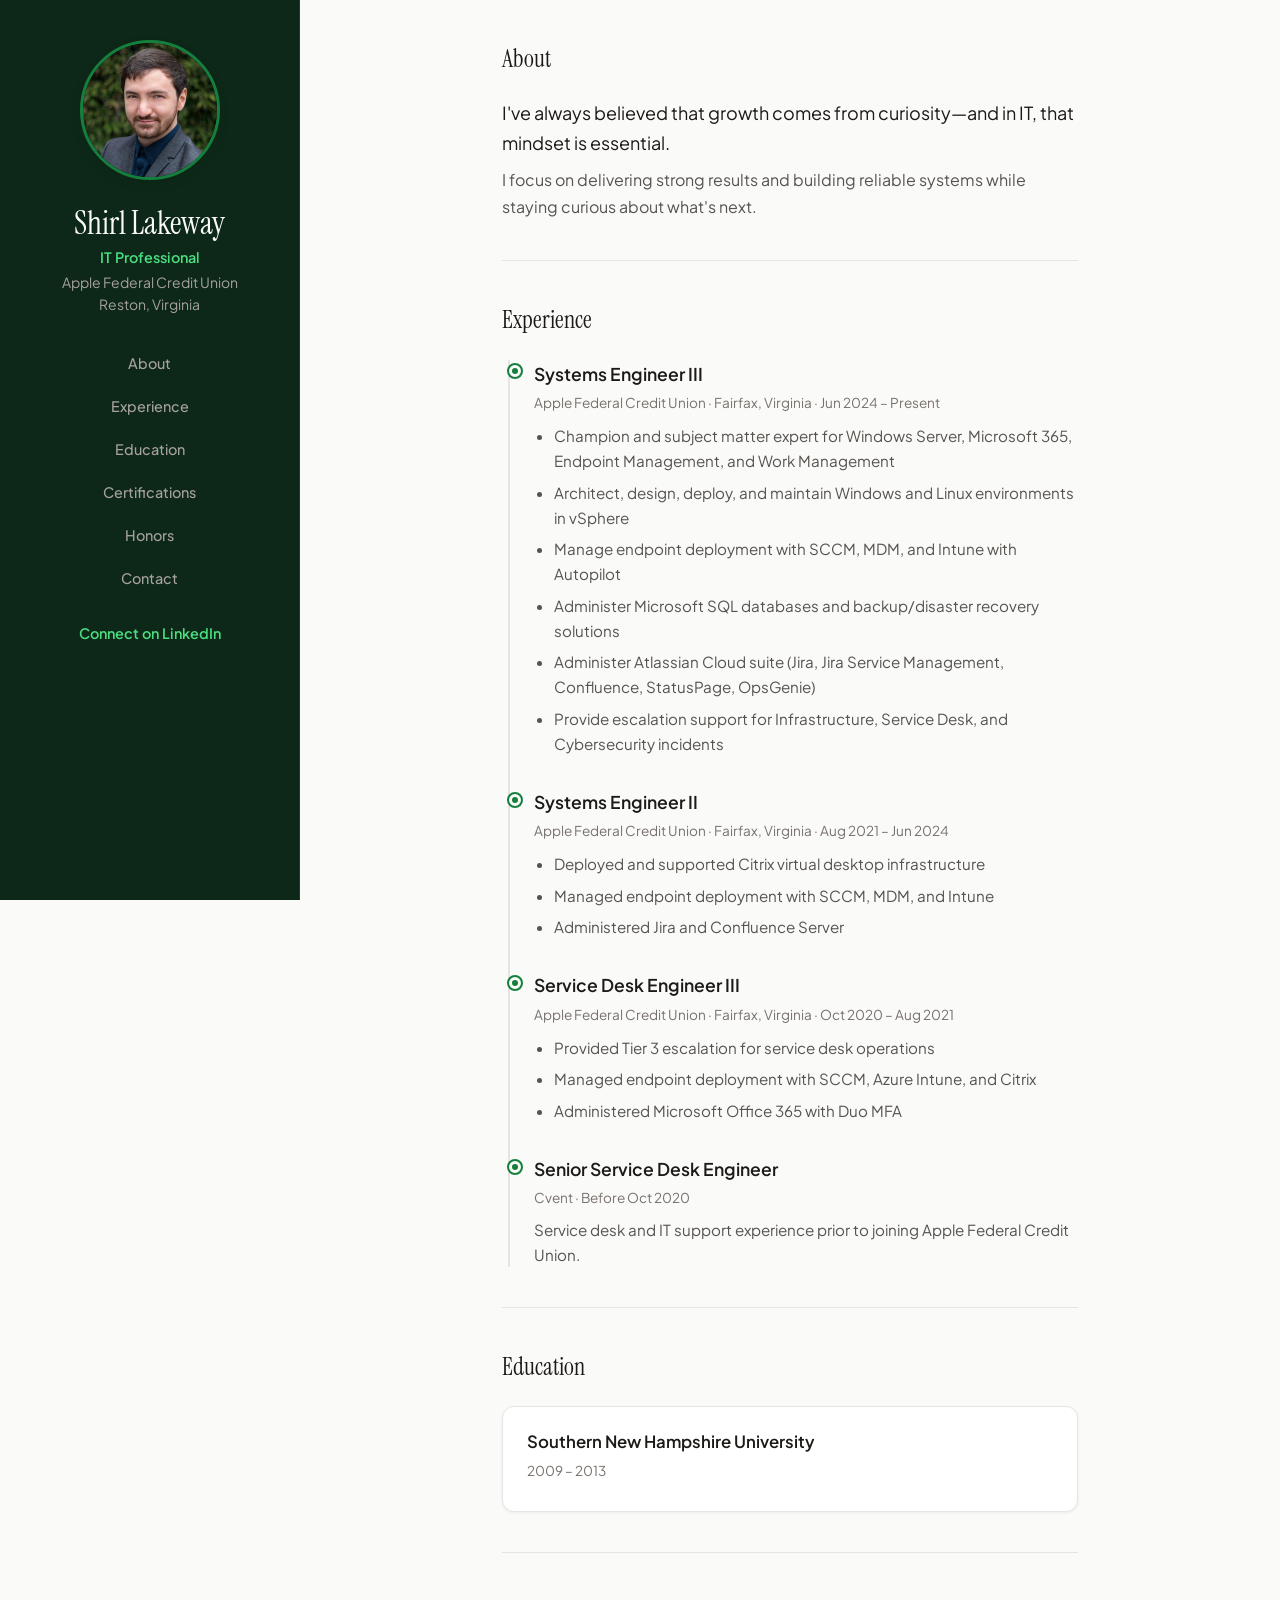
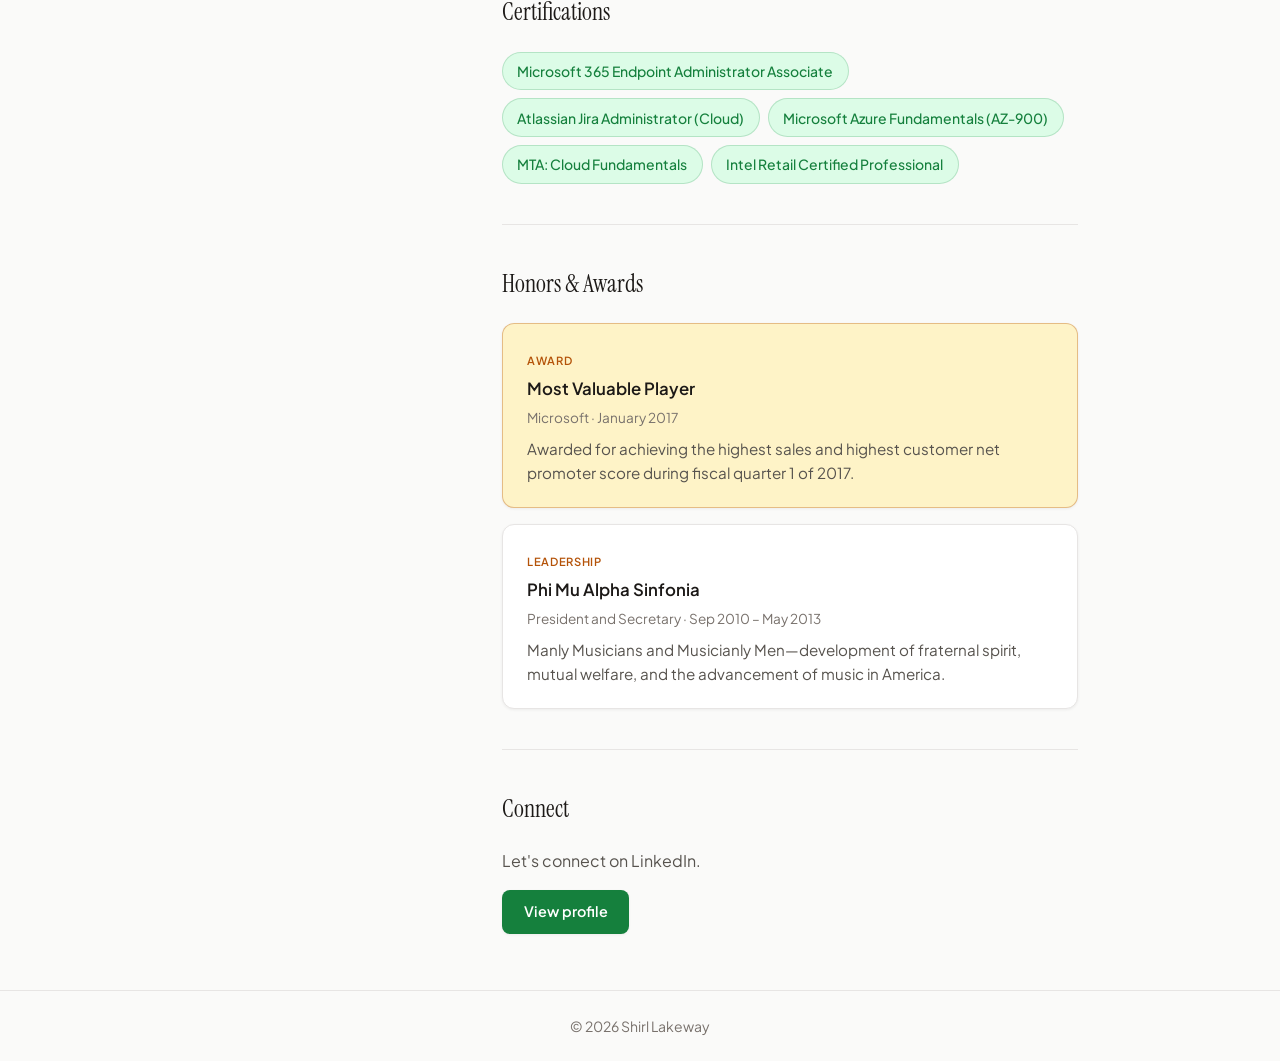
<file: index.html>
<!DOCTYPE html>
<html lang="en">
<head>
  <meta charset="UTF-8" />
  <meta name="viewport" content="width=device-width, initial-scale=1.0" />
  <title>Shirl Lakeway | IT Professional</title>
  <meta name="description" content="Shirl Lakeway — IT professional at Apple Federal Credit Union. Reston, VA. Microsoft & Atlassian certified." />
  <link rel="preconnect" href="https://fonts.googleapis.com" />
  <link rel="preconnect" href="https://fonts.gstatic.com" crossorigin />
  <link href="https://fonts.googleapis.com/css2?family=Instrument+Serif:ital@0;1&family=Plus+Jakarta+Sans:ital,wght@0,400;0,500;0,600;0,700;1,400&display=swap" rel="stylesheet" />
  <link rel="stylesheet" href="styles.css" />
</head>
<body>
  <div class="page">
    <aside class="sidebar">
      <div class="sidebar-inner">
        <img class="sidebar-avatar" src="profile.jpg" alt="Shirl Lakeway" width="140" height="140" onerror="this.onerror=null; this.src='https://ui-avatars.com/api/?name=Shirl+Lakeway&size=140&background=15803d&color=fff&bold=true&font-size=0.48';" />
        <h1 class="sidebar-name">Shirl Lakeway</h1>
        <p class="sidebar-title">IT Professional</p>
        <p class="sidebar-org">Apple Federal Credit Union</p>
        <p class="sidebar-location">Reston, Virginia</p>
        <nav class="sidebar-nav" aria-label="Main">
          <a href="#about">About</a>
          <a href="#experience">Experience</a>
          <a href="#education">Education</a>
          <a href="#certifications">Certifications</a>
          <a href="#honors">Honors</a>
          <a href="#contact">Contact</a>
        </nav>
        <a href="https://www.linkedin.com/in/shirllakeway/" class="sidebar-cta" target="_blank" rel="noopener noreferrer">Connect on LinkedIn</a>
      </div>
    </aside>

    <main class="main">
      <section id="about" class="section">
        <h2 class="section-heading">About</h2>
        <p class="about-lead">I've always believed that growth comes from curiosity—and in IT, that mindset is essential.</p>
        <p class="about-body">I focus on delivering strong results and building reliable systems while staying curious about what's next.</p>
      </section>

      <section id="experience" class="section">
        <h2 class="section-heading">Experience</h2>
        <div class="timeline">
          <article class="timeline-entry">
            <span class="timeline-dot"></span>
            <div class="timeline-body">
              <h3 class="timeline-title">Systems Engineer III</h3>
              <p class="timeline-meta">Apple Federal Credit Union · Fairfax, Virginia · Jun 2024 – Present</p>
              <ul class="timeline-list">
                <li>Champion and subject matter expert for Windows Server, Microsoft 365, Endpoint Management, and Work Management</li>
                <li>Architect, design, deploy, and maintain Windows and Linux environments in vSphere</li>
                <li>Manage endpoint deployment with SCCM, MDM, and Intune with Autopilot</li>
                <li>Administer Microsoft SQL databases and backup/disaster recovery solutions</li>
                <li>Administer Atlassian Cloud suite (Jira, Jira Service Management, Confluence, StatusPage, OpsGenie)</li>
                <li>Provide escalation support for Infrastructure, Service Desk, and Cybersecurity incidents</li>
              </ul>
            </div>
          </article>
          <article class="timeline-entry">
            <span class="timeline-dot"></span>
            <div class="timeline-body">
              <h3 class="timeline-title">Systems Engineer II</h3>
              <p class="timeline-meta">Apple Federal Credit Union · Fairfax, Virginia · Aug 2021 – Jun 2024</p>
              <ul class="timeline-list">
                <li>Deployed and supported Citrix virtual desktop infrastructure</li>
                <li>Managed endpoint deployment with SCCM, MDM, and Intune</li>
                <li>Administered Jira and Confluence Server</li>
              </ul>
            </div>
          </article>
          <article class="timeline-entry">
            <span class="timeline-dot"></span>
            <div class="timeline-body">
              <h3 class="timeline-title">Service Desk Engineer III</h3>
              <p class="timeline-meta">Apple Federal Credit Union · Fairfax, Virginia · Oct 2020 – Aug 2021</p>
              <ul class="timeline-list">
                <li>Provided Tier 3 escalation for service desk operations</li>
                <li>Managed endpoint deployment with SCCM, Azure Intune, and Citrix</li>
                <li>Administered Microsoft Office 365 with Duo MFA</li>
              </ul>
            </div>
          </article>
          <article class="timeline-entry">
            <span class="timeline-dot"></span>
            <div class="timeline-body">
              <h3 class="timeline-title">Senior Service Desk Engineer</h3>
              <p class="timeline-meta">Cvent · Before Oct 2020</p>
              <p class="timeline-desc">Service desk and IT support experience prior to joining Apple Federal Credit Union.</p>
            </div>
          </article>
        </div>
      </section>

      <section id="education" class="section">
        <h2 class="section-heading">Education</h2>
        <div class="card">
          <h3 class="card-title">Southern New Hampshire University</h3>
          <p class="card-meta">2009 – 2013</p>
        </div>
      </section>

      <section id="certifications" class="section">
        <h2 class="section-heading">Certifications</h2>
        <div class="pills">
          <span class="pill">Microsoft 365 Endpoint Administrator Associate</span>
          <span class="pill">Atlassian Jira Administrator (Cloud)</span>
          <span class="pill">Microsoft Azure Fundamentals (AZ-900)</span>
          <span class="pill">MTA: Cloud Fundamentals</span>
          <span class="pill">Intel Retail Certified Professional</span>
        </div>
      </section>

      <section id="honors" class="section">
        <h2 class="section-heading">Honors &amp; Awards</h2>
        <div class="card card-featured">
          <span class="card-tag">Award</span>
          <h3 class="card-title">Most Valuable Player</h3>
          <p class="card-meta">Microsoft · January 2017</p>
          <p class="card-text">Awarded for achieving the highest sales and highest customer net promoter score during fiscal quarter 1 of 2017.</p>
        </div>
        <div class="card">
          <span class="card-tag">Leadership</span>
          <h3 class="card-title">Phi Mu Alpha Sinfonia</h3>
          <p class="card-meta">President and Secretary · Sep 2010 – May 2013</p>
          <p class="card-text">Manly Musicians and Musicianly Men—development of fraternal spirit, mutual welfare, and the advancement of music in America.</p>
        </div>
      </section>

      <section id="contact" class="section section-contact">
        <h2 class="section-heading">Connect</h2>
        <p class="contact-text">Let's connect on LinkedIn.</p>
        <a href="https://www.linkedin.com/in/shirllakeway/" class="btn" target="_blank" rel="noopener noreferrer">View profile</a>
      </section>
    </main>
  </div>

  <footer class="footer">
    <p>&copy; <span id="year"></span> Shirl Lakeway</p>
  </footer>

  <script>
    document.getElementById('year').textContent = new Date().getFullYear();
  </script>
</body>
</html>
</file>
<file: styles.css>
/* ============================================
   Shirl Lakeway — Profile site
   Works at root (slaake.github.io) and subpaths
   ============================================ */

:root {
  --bg: #fafaf9;
  --bg-sidebar: #0d2818;
  --bg-card: #ffffff;
  --bg-card-hover: #f5f5f4;
  --text: #1c1917;
  --text-muted: #57534e;
  --text-subtle: #78716c;
  --text-sidebar: #fafaf9;
  --text-sidebar-muted: #a7a29e;
  --accent: #15803d;
  --accent-hover: #166534;
  --accent-light: #dcfce7;
  --gold: #b45309;
  --gold-bg: #fef3c7;
  --border: #e7e5e4;
  --border-sidebar: rgba(255,255,255,0.08);
  --radius: 12px;
  --radius-sm: 8px;
  --shadow: 0 1px 3px rgba(0,0,0,0.06);
  --shadow-md: 0 4px 12px rgba(0,0,0,0.08);
  --font-sans: 'Plus Jakarta Sans', system-ui, -apple-system, sans-serif;
  --font-serif: 'Instrument Serif', Georgia, serif;
  --ease: 0.2s ease;
}

*, *::before, *::after { box-sizing: border-box; }

html {
  scroll-behavior: smooth;
  -webkit-font-smoothing: antialiased;
}

body {
  margin: 0;
  font-family: var(--font-sans);
  font-size: 16px;
  line-height: 1.6;
  color: var(--text);
  background: var(--bg);
}

/* Page layout */
.page {
  display: grid;
  grid-template-columns: 1fr;
  min-height: 100vh;
}

@media (min-width: 900px) {
  .page {
    grid-template-columns: 300px 1fr;
    grid-template-areas: "sidebar main";
  }
  .sidebar {
    grid-area: sidebar;
  }
  .main {
    grid-area: main;
  }
}

/* ========== Sidebar ========== */
.sidebar {
  background: var(--bg-sidebar);
  color: var(--text-sidebar);
  padding: 2rem 1.5rem;
  display: flex;
  flex-direction: column;
  align-items: center;
  text-align: center;
  border-bottom: 1px solid var(--border);
}

@media (min-width: 900px) {
  .sidebar {
    position: sticky;
    top: 0;
    align-self: start;
    height: 100vh;
    max-height: 100vh;
    border-bottom: none;
    border-right: 1px solid var(--border-sidebar);
    padding: 2.5rem 1.75rem;
    z-index: 2;
    overflow-y: auto;
  }
}

/* Main content - stays in its column, below sidebar in stack order */
.main {
  position: relative;
  z-index: 1;
}

.sidebar-inner {
  display: flex;
  flex-direction: column;
  align-items: center;
  max-width: 240px;
}

@media (min-width: 900px) {
  .sidebar-inner {
    max-width: none;
  }
}

.sidebar-avatar {
  width: 120px;
  height: 120px;
  border-radius: 50%;
  object-fit: cover;
  border: 3px solid var(--accent);
  margin-bottom: 1.25rem;
  box-shadow: var(--shadow-md);
}

@media (min-width: 900px) {
  .sidebar-avatar {
    width: 140px;
    height: 140px;
    margin-bottom: 1.5rem;
  }
}

.sidebar-name {
  font-family: var(--font-serif);
  font-size: 1.75rem;
  font-weight: 400;
  margin: 0 0 0.2rem;
  color: var(--text-sidebar);
  line-height: 1.2;
}

@media (min-width: 900px) {
  .sidebar-name {
    font-size: 2rem;
  }
}

.sidebar-title {
  font-size: 0.9rem;
  font-weight: 600;
  color: #4ade80;
  margin: 0 0 0.15rem;
}

.sidebar-org,
.sidebar-location {
  font-size: 0.875rem;
  color: var(--text-sidebar-muted);
  margin: 0;
}

.sidebar-location {
  margin-bottom: 1.75rem;
}

.sidebar-nav {
  display: flex;
  flex-direction: column;
  gap: 0.25rem;
  width: 100%;
}

@media (max-width: 899px) {
  .sidebar-nav {
    flex-direction: row;
    flex-wrap: wrap;
    justify-content: center;
    gap: 0.35rem;
  }
}

.sidebar-nav a {
  color: var(--text-sidebar-muted);
  text-decoration: none;
  font-size: 0.9rem;
  font-weight: 500;
  padding: 0.5rem 0.75rem;
  border-radius: var(--radius-sm);
  transition: color var(--ease), background var(--ease);
  text-align: center;
}

.sidebar-nav a:hover {
  color: var(--text-sidebar);
  background: rgba(255,255,255,0.08);
}

.sidebar-cta {
  display: inline-block;
  margin-top: auto;
  padding-top: 1.5rem;
  font-size: 0.9rem;
  font-weight: 600;
  color: #4ade80;
  text-decoration: none;
  transition: color var(--ease);
}

.sidebar-cta:hover {
  color: #86efac;
}

/* ========== Main content ========== */
.main {
  padding: 2rem 1.25rem 3rem;
  max-width: 640px;
  margin: 0 auto;
  width: 100%;
}

@media (min-width: 600px) {
  .main {
    padding: 2.5rem 2rem 3.5rem;
  }
}

.section {
  margin-bottom: 2.5rem;
  padding-bottom: 2.5rem;
  border-bottom: 1px solid var(--border);
}

.section:last-child {
  border-bottom: none;
  margin-bottom: 0;
  padding-bottom: 0;
}

.section-heading {
  font-family: var(--font-serif);
  font-size: 1.5rem;
  font-weight: 400;
  color: var(--text);
  margin: 0 0 1.25rem;
}

/* About */
.about-lead {
  font-size: 1.125rem;
  color: var(--text);
  margin: 0 0 0.5rem;
  line-height: 1.65;
}

.about-body {
  font-size: 1rem;
  color: var(--text-muted);
  margin: 0;
  line-height: 1.7;
}

/* Timeline */
.timeline {
  position: relative;
  padding-left: 1.5rem;
  border-left: 2px solid var(--border);
  margin-left: 0.4rem;
}

.timeline-entry {
  position: relative;
  padding-bottom: 2rem;
}

.timeline-entry:last-child {
  padding-bottom: 0;
}

.timeline-dot {
  position: absolute;
  left: -1.6rem;
  top: 0.35rem;
  width: 12px;
  height: 12px;
  border-radius: 50%;
  background: var(--accent);
  border: 3px solid var(--bg);
  box-shadow: 0 0 0 2px var(--accent);
}

.timeline-body {
  padding-left: 0;
}

.timeline-title {
  font-size: 1.1rem;
  font-weight: 600;
  color: var(--text);
  margin: 0 0 0.25rem;
}

.timeline-meta {
  font-size: 0.85rem;
  color: var(--text-subtle);
  margin: 0 0 0.6rem;
}

.timeline-list {
  margin: 0;
  padding-left: 1.25rem;
  font-size: 0.95rem;
  color: var(--text-muted);
  line-height: 1.65;
}

.timeline-list li {
  margin-bottom: 0.4rem;
}

.timeline-list li:last-child {
  margin-bottom: 0;
}

.timeline-desc {
  font-size: 0.95rem;
  color: var(--text-muted);
  margin: 0;
  line-height: 1.6;
}

/* Cards */
.card {
  background: var(--bg-card);
  border: 1px solid var(--border);
  border-radius: var(--radius);
  padding: 1.35rem 1.5rem;
  margin-bottom: 1rem;
  box-shadow: var(--shadow);
  transition: box-shadow var(--ease), border-color var(--ease);
}

.card:last-child {
  margin-bottom: 0;
}

.card:hover {
  box-shadow: var(--shadow-md);
}

.card-featured {
  border-color: rgba(180, 83, 9, 0.35);
  background: var(--gold-bg);
}

.card-tag {
  display: inline-block;
  font-size: 0.7rem;
  font-weight: 600;
  letter-spacing: 0.06em;
  text-transform: uppercase;
  color: var(--gold);
  margin-bottom: 0.4rem;
}

.card-title {
  font-size: 1.05rem;
  font-weight: 600;
  color: var(--text);
  margin: 0 0 0.25rem;
}

.card-meta {
  font-size: 0.85rem;
  color: var(--text-subtle);
  margin: 0 0 0.5rem;
}

.card-text {
  font-size: 0.95rem;
  color: var(--text-muted);
  margin: 0;
  line-height: 1.6;
}

/* Pills (certifications) */
.pills {
  display: flex;
  flex-wrap: wrap;
  gap: 0.5rem;
}

.pill {
  display: inline-block;
  font-size: 0.875rem;
  font-weight: 500;
  color: var(--accent);
  background: var(--accent-light);
  padding: 0.45rem 0.9rem;
  border-radius: 999px;
  border: 1px solid rgba(21, 128, 61, 0.2);
  transition: background var(--ease), transform var(--ease);
}

.pill:hover {
  background: #bbf7d0;
  transform: translateY(-1px);
}

/* Contact */
.section-contact .contact-text {
  margin: 0 0 1rem;
  color: var(--text-muted);
}

.btn {
  display: inline-block;
  padding: 0.65rem 1.35rem;
  background: var(--accent);
  color: #fff !important;
  text-decoration: none;
  font-weight: 600;
  font-size: 0.9rem;
  border-radius: var(--radius-sm);
  transition: background var(--ease), transform var(--ease);
  box-shadow: var(--shadow);
}

.btn:hover {
  background: var(--accent-hover);
  transform: translateY(-1px);
}

/* Footer */
.footer {
  text-align: center;
  padding: 1.5rem;
  font-size: 0.875rem;
  color: var(--text-subtle);
  border-top: 1px solid var(--border);
  background: var(--bg);
}

.footer p {
  margin: 0;
}

/* Mobile: compact header when sidebar is on top */
@media (max-width: 899px) {
  .sidebar {
    flex-direction: row;
    flex-wrap: wrap;
    justify-content: center;
    gap: 0.75rem 1rem;
    padding: 1.25rem 1rem;
  }

  .sidebar-inner {
    flex-direction: row;
    flex-wrap: wrap;
    justify-content: center;
    align-items: center;
    max-width: none;
    gap: 0.75rem 1rem;
  }

  .sidebar-avatar {
    width: 72px;
    height: 72px;
    margin-bottom: 0;
    order: 0;
  }

  .sidebar-name {
    font-size: 1.4rem;
    margin: 0;
    order: 1;
    flex: 1;
    min-width: 0;
    text-align: left;
  }

  .sidebar-title,
  .sidebar-org,
  .sidebar-location {
    display: none;
  }

  .sidebar-nav {
    order: 2;
    width: 100%;
    margin: 0;
  }

  .sidebar-cta {
    order: 3;
    margin-top: 0;
    padding-top: 0;
  }

  .main {
    padding: 1.75rem 1rem 2rem;
  }

  .section {
    margin-bottom: 2rem;
    padding-bottom: 2rem;
  }

  .timeline {
    padding-left: 1.25rem;
    margin-left: 0.25rem;
  }

  .timeline-dot {
    left: -1.35rem;
    width: 10px;
    height: 10px;
    border-width: 2px;
  }
}

@media (prefers-reduced-motion: reduce) {
  *, *::before, *::after {
    transition-duration: 0.01ms !important;
  }
}
</file>
